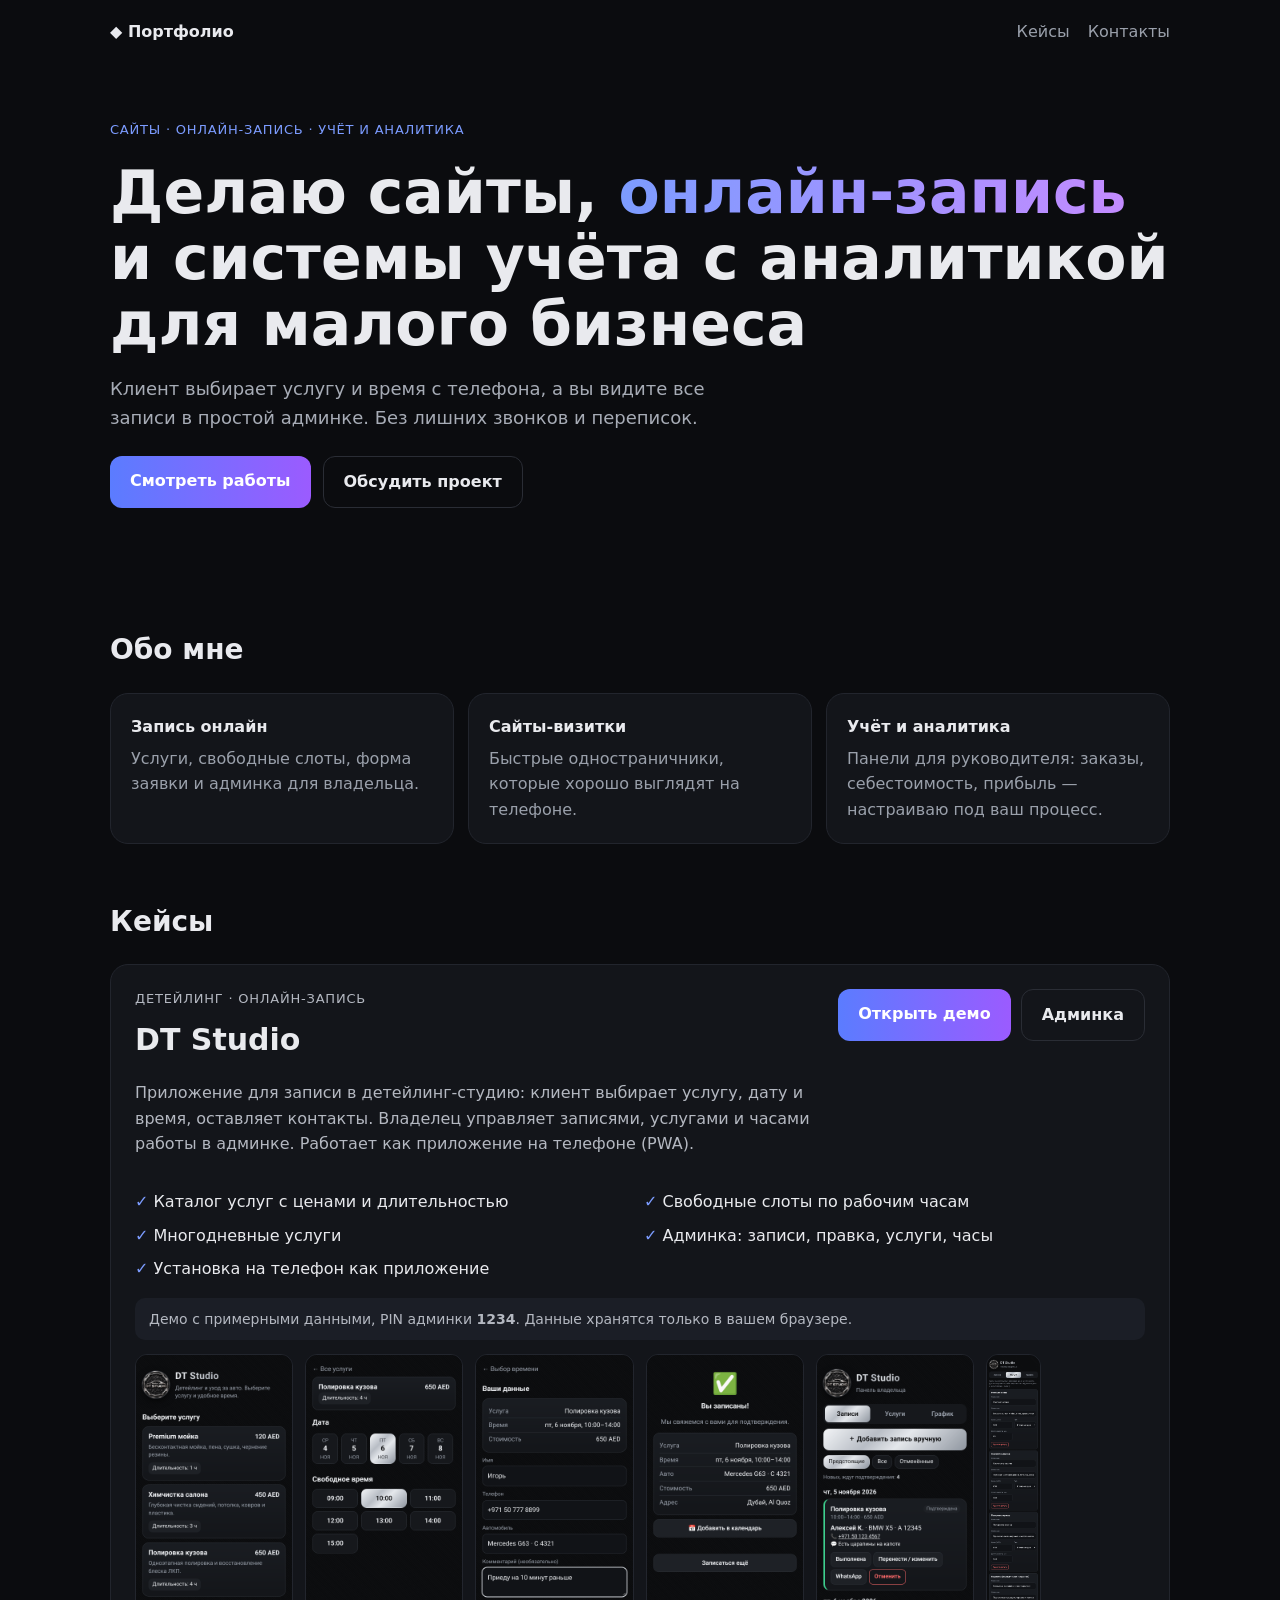
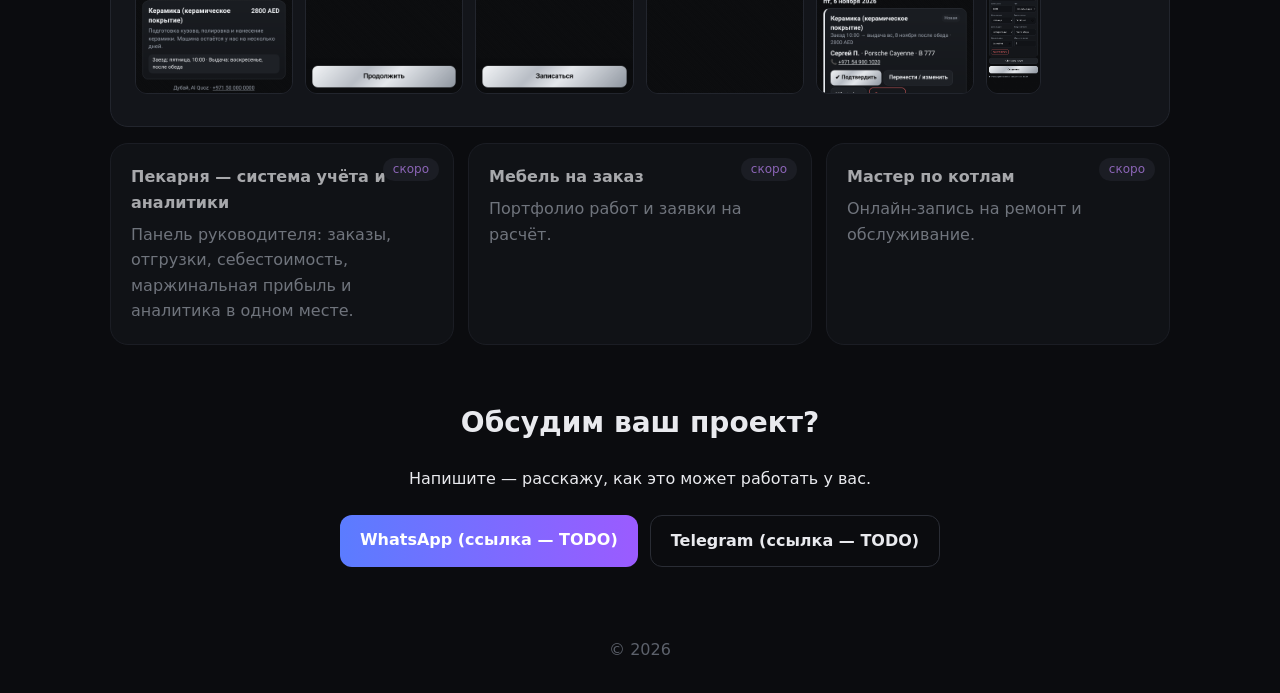
<file: index.html>
<!doctype html><html lang="ru"><head><meta charset="utf-8"><meta name="viewport" content="width=device-width,initial-scale=1">
<title>Портфолио — сайты, онлайн-запись и системы учёта с аналитикой для малого бизнеса</title><meta name="theme-color" content="#0b0c0f"><link rel="stylesheet" href="style.css"></head><body>
<header class="nav"><a href="#" class="logo">◆ Портфолио</a><nav><a href="#cases">Кейсы</a><a href="#contact">Контакты</a></nav></header>
<section class="hero"><p class="tag">Сайты · Онлайн-запись · Учёт и аналитика</p>
<h1>Делаю сайты, <span>онлайн-запись</span> и системы учёта с аналитикой для малого бизнеса</h1>
<p class="lead">Клиент выбирает услугу и время с телефона, а вы видите все записи в простой админке. Без лишних звонков и переписок.</p>
<div class="btns"><a class="btn pri" href="#cases">Смотреть работы</a><a class="btn" href="#contact">Обсудить проект</a></div></section>
<section class="about"><h2>Обо мне</h2><div class="grid3">
<div class="box"><b>Запись онлайн</b><p>Услуги, свободные слоты, форма заявки и админка для владельца.</p></div>
<div class="box"><b>Сайты-визитки</b><p>Быстрые одностраничники, которые хорошо выглядят на телефоне.</p></div>
<div class="box"><b>Учёт и аналитика</b><p>Панели для руководителя: заказы, себестоимость, прибыль — настраиваю под ваш процесс.</p></div></div></section>
<section id="cases"><h2>Кейсы</h2>
<article class="case"><div class="case-head"><div><p class="tag">Детейлинг · онлайн-запись</p><h3>DT Studio</h3>
<p>Приложение для записи в детейлинг-студию: клиент выбирает услугу, дату и время, оставляет контакты. Владелец управляет записями, услугами и часами работы в админке. Работает как приложение на телефоне (PWA).</p></div>
<div class="case-cta"><a class="btn pri" href="demo/dt-studio/index.html" target="_blank">Открыть демо</a><a class="btn" href="demo/dt-studio/admin.html" target="_blank">Админка</a></div></div>
<ul class="feat"><li>Каталог услуг с ценами и длительностью</li><li>Свободные слоты по рабочим часам</li><li>Многодневные услуги</li><li>Админка: записи, правка, услуги, часы</li><li>Установка на телефон как приложение</li></ul>
<p class="note">Демо с примерными данными, PIN админки <b>1234</b>. Данные хранятся только в вашем браузере.</p>
<div class="gallery">
<img src="img/client-1-services.png" alt="Выбор услуги" loading="lazy"><img src="img/client-2-slots.png" alt="Выбор времени" loading="lazy"><img src="img/client-3-form.png" alt="Форма записи" loading="lazy"><img src="img/client-4-done.png" alt="Запись создана" loading="lazy"><img src="img/admin-1-bookings.png" alt="Админка: записи" loading="lazy"><img src="img/admin-3-services.png" alt="Админка: услуги" loading="lazy"></div></article>
<div class="grid3 soon">
<div class="box"><span class="badge">скоро</span><b>Пекарня — система учёта и аналитики</b><p>Панель руководителя: заказы, отгрузки, себестоимость, маржинальная прибыль и аналитика в одном месте.</p></div>
<div class="box"><span class="badge">скоро</span><b>Мебель на заказ</b><p>Портфолио работ и заявки на расчёт.</p></div>
<div class="box"><span class="badge">скоро</span><b>Мастер по котлам</b><p>Онлайн-запись на ремонт и обслуживание.</p></div></div></section>
<section id="contact" class="contact"><h2>Обсудим ваш проект?</h2><p>Напишите — расскажу, как это может работать у вас.</p>
<div class="btns"><a class="btn pri" href="#" data-todo="whatsapp">WhatsApp (ссылка — TODO)</a><a class="btn" href="#" data-todo="telegram">Telegram (ссылка — TODO)</a></div></section>
<footer>© 2026</footer>
<div id="lb" hidden><img alt=""></div><script src="main.js"></script></body></html>
</file>
<file: style.css>
*{box-sizing:border-box}html{scroll-behavior:smooth}body{margin:0;background:#0b0c0f;color:#e9eaee;font:16px/1.6 system-ui,-apple-system,Segoe UI,Roboto,sans-serif}
a{color:inherit;text-decoration:none}section,header,footer{max-width:1100px;margin:0 auto;padding:0 20px}
.nav{display:flex;justify-content:space-between;align-items:center;height:64px}.nav nav a{margin-left:18px;color:#9aa0ab}.logo{font-weight:700}
.hero{padding-top:56px;padding-bottom:64px}h1{font-size:clamp(32px,7vw,60px);line-height:1.1;margin:.3em 0}h1 span{background:linear-gradient(90deg,#7c9cff,#c38bff);-webkit-background-clip:text;color:transparent}
.lead{color:#a7acb6;max-width:620px;font-size:18px}.tag{color:#7c9cff;font-size:13px;letter-spacing:.06em;text-transform:uppercase;margin:0}
h2{font-size:28px;margin:56px 0 20px}.btns{display:flex;gap:12px;flex-wrap:wrap;margin-top:24px}
.btn{padding:12px 20px;border-radius:12px;border:1px solid #2a2d35;font-weight:600;display:inline-block}.btn.pri{background:linear-gradient(90deg,#5b7cff,#9b5bff);border:0;color:#fff}
.grid3{display:grid;gap:14px;grid-template-columns:1fr}@media(min-width:760px){.grid3{grid-template-columns:repeat(3,1fr)}}
.box,.case{background:#13151a;border:1px solid #22252d;border-radius:18px;padding:20px}.box p{color:#9aa0ab;margin:.4em 0 0}
.case{padding:24px;margin-bottom:16px}.case h3{font-size:30px;margin:.2em 0}.case p{color:#b4b8c1}.case-head{display:grid;gap:16px}@media(min-width:760px){.case-head{grid-template-columns:1fr auto;align-items:start}}
.case-cta{display:flex;gap:10px;flex-wrap:wrap}.feat{display:grid;gap:8px;padding:0;list-style:none;grid-template-columns:1fr}@media(min-width:760px){.feat{grid-template-columns:1fr 1fr}}
.feat li:before{content:"✓ ";color:#7c9cff}.note{background:#1b1e26;border-radius:10px;padding:10px 14px;font-size:14px}
.gallery{display:flex;gap:12px;overflow-x:auto;scroll-snap-type:x mandatory;padding-bottom:8px}.gallery img{height:340px;border-radius:12px;border:1px solid #22252d;scroll-snap-align:start;cursor:zoom-in}
.soon .box{opacity:.7;position:relative}.badge{position:absolute;top:14px;right:14px;font-size:12px;background:#22252d;padding:2px 10px;border-radius:99px;color:#c38bff}
.contact{text-align:center;padding-bottom:40px}.contact .btns{justify-content:center}footer{color:#5c616b;padding:30px 20px;text-align:center}
#lb{position:fixed;inset:0;background:#000d;display:flex;align-items:center;justify-content:center;z-index:9}#lb[hidden]{display:none}#lb img{max-width:95vw;max-height:92vh;border-radius:10px}
</file>
